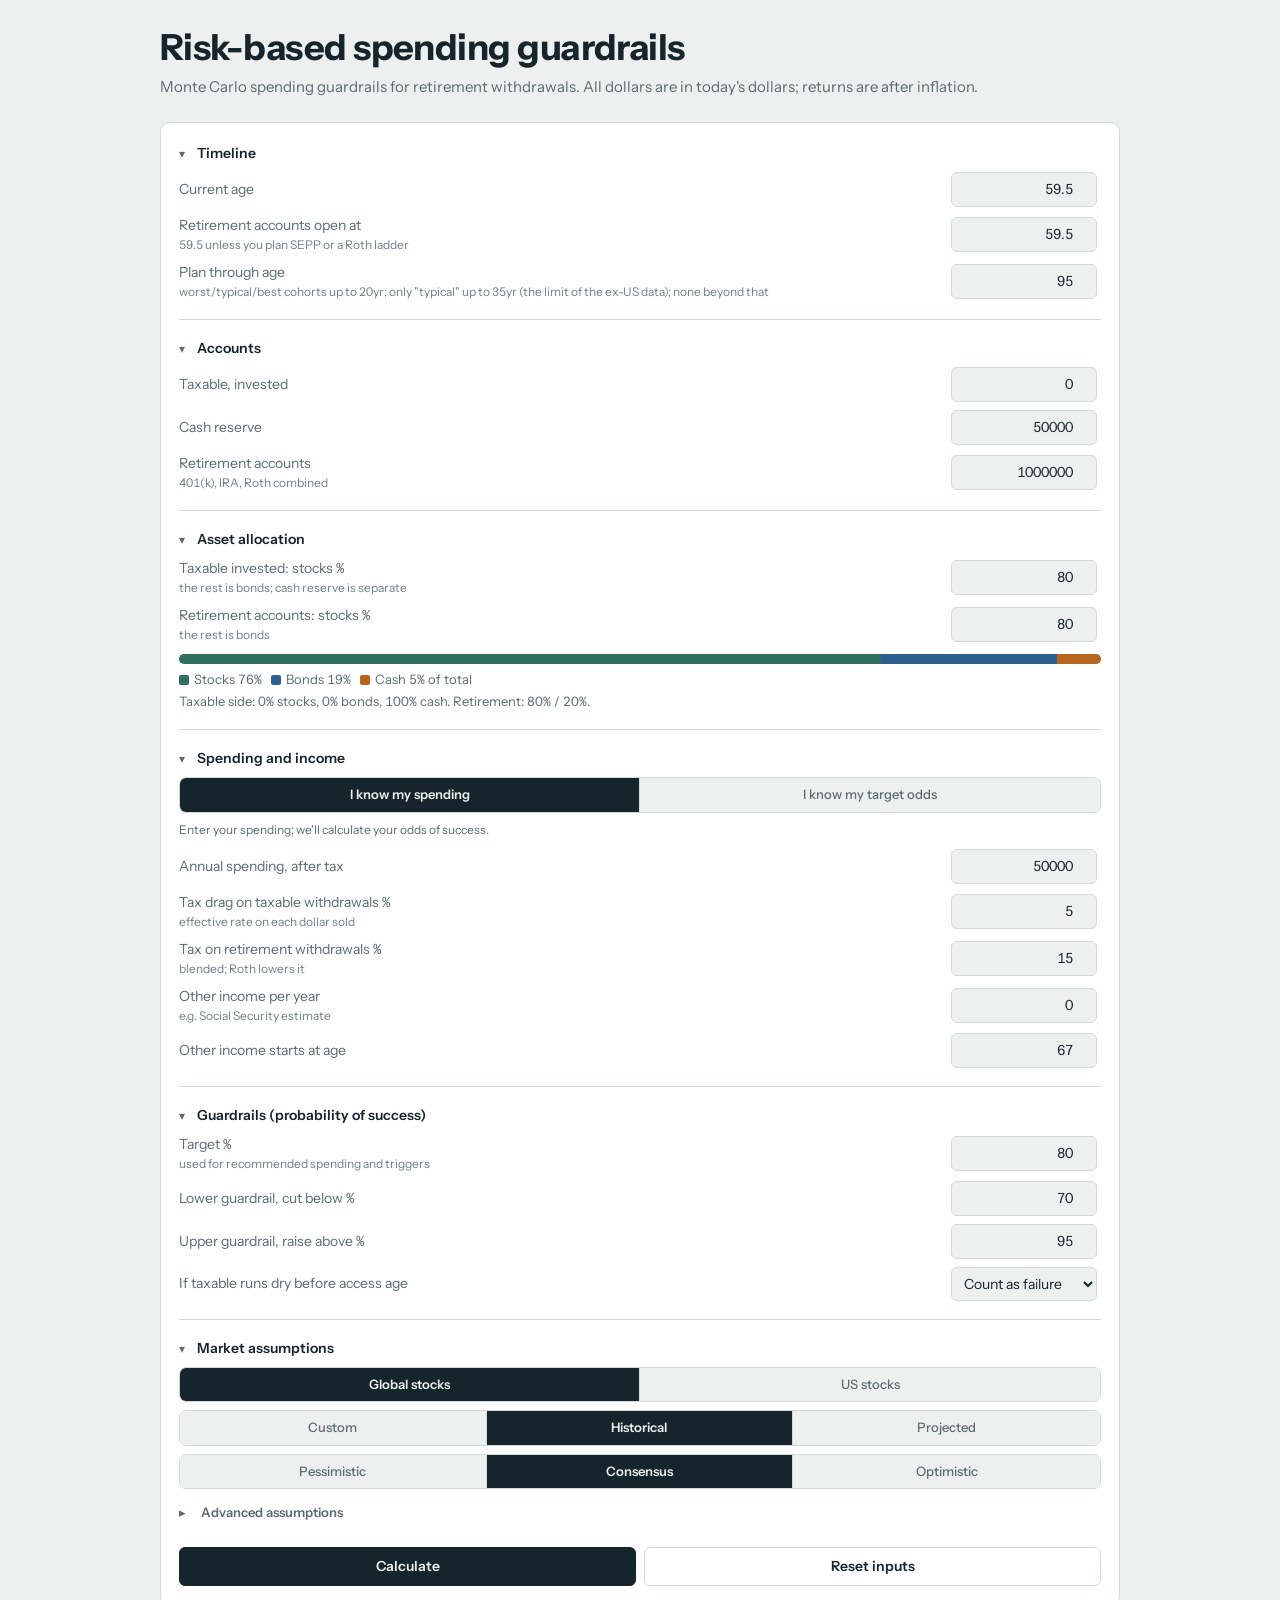
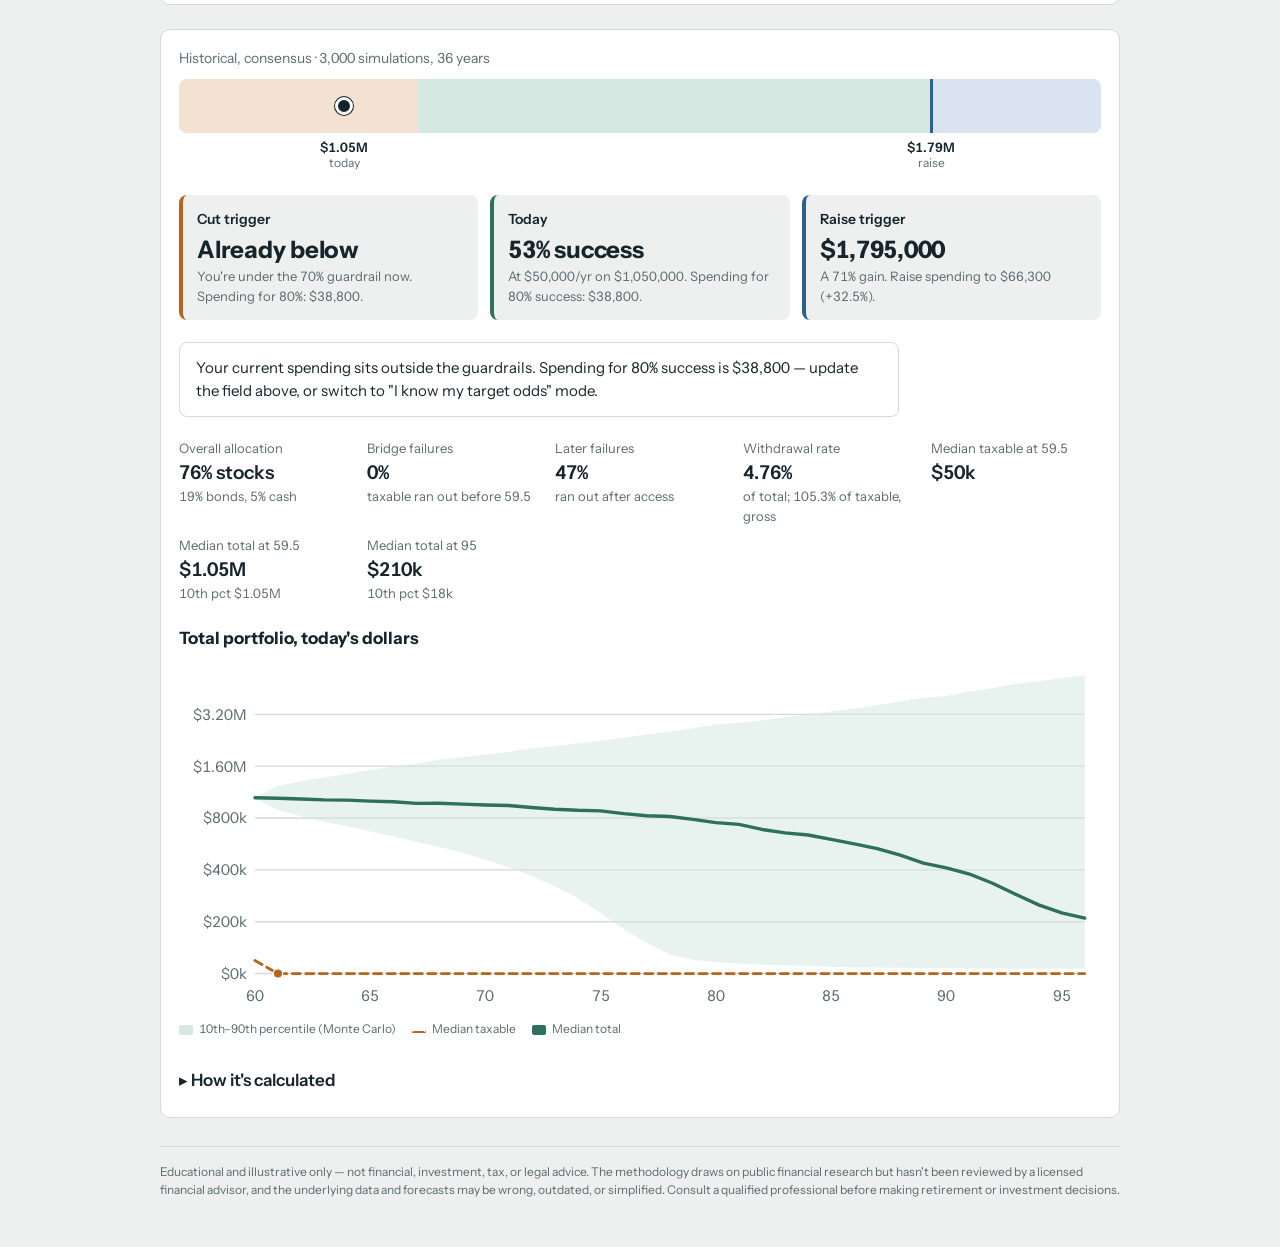
<file: index.html>
<!DOCTYPE html>
<html lang="en">
<head>
<meta charset="utf-8">
<meta name="viewport" content="width=device-width, initial-scale=1, viewport-fit=cover">
<title>Risk-based guardrails calculator</title>
<link rel="icon" href="favicon.svg" type="image/svg+xml">
<link rel="preconnect" href="https://fonts.googleapis.com">
<link rel="preconnect" href="https://fonts.gstatic.com" crossorigin>
<link href="https://fonts.googleapis.com/css2?family=Instrument+Sans:wght@400;500;600;700&display=swap" rel="stylesheet">
<link rel="stylesheet" href="css/styles.css">
</head>
<body>
<div class="wrap">
<header>
  <h1>Risk-based spending guardrails</h1>
  <p>Monte Carlo spending guardrails for retirement withdrawals. All dollars are in today's dollars; returns are after inflation.</p>
</header>

<div class="grid">
<form class="panel" id="f" onsubmit="return false">
  <details class="io-section" open id="secTimeline">
    <summary><span class="sec-title">Timeline</span><span class="sec-sum" id="timelineSummary"></span></summary>
    <div class="row"><label for="age">Current age</label><input id="age" type="number" step="0.5" min="18" max="125" value="59.5"></div>
    <div class="row"><label for="access">Retirement accounts open at<span class="hint">59.5 unless you plan SEPP or a Roth ladder</span></label><input id="access" type="number" step="0.5" min="18" max="125" value="59.5"></div>
    <div class="row"><label for="endAge">Plan through age<span class="hint" id="endAgeHint"></span></label><input id="endAge" type="number" step="1" min="19" max="125" value="95"></div>
  </details>
  <details class="io-section" open id="secAccounts">
    <summary><span class="sec-title">Accounts</span><span class="sec-sum" id="accountsSummary"></span></summary>
    <div class="row"><label for="tax">Taxable, invested</label><input id="tax" type="number" step="10000" value="0"></div>
    <div class="row"><label for="cash">Cash reserve</label><input id="cash" type="number" step="5000" value="50000"></div>
    <div class="row"><label for="ret">Retirement accounts<span class="hint">401(k), IRA, Roth combined</span></label><input id="ret" type="number" step="10000" value="1000000"></div>
  </details>
  <details class="io-section" open id="secAlloc">
    <summary><span class="sec-title">Asset allocation</span></summary>
    <div class="row"><label for="tStock">Taxable invested: stocks %<span class="hint">the rest is bonds; cash reserve is separate</span></label><input id="tStock" type="number" step="5" min="0" max="100" value="80"></div>
    <div class="row"><label for="rStock">Retirement accounts: stocks %<span class="hint">the rest is bonds</span></label><input id="rStock" type="number" step="5" min="0" max="100" value="80"></div>
    <div class="mix" id="mix" aria-live="polite"></div>
  </details>
  <details class="io-section" open id="secSpend">
    <summary><span class="sec-title">Spending and income</span></summary>
    <div class="seg two" id="modeSeg" role="group" aria-label="What to solve for">
      <button type="button" data-v="spend">I know my spending</button><button type="button" data-v="odds">I know my target odds</button>
    </div>
    <input type="hidden" id="mode" value="spend">
    <p class="srcnote" id="modeNote"></p>
    <div class="row"><label for="spend" id="spendLabel">Annual spending, after tax</label><input id="spend" type="number" step="1000" value="50000"></div>
    <div class="row"><label for="tt">Tax drag on taxable withdrawals %<span class="hint">effective rate on each dollar sold</span></label><input id="tt" type="number" step="1" value="5"></div>
    <div class="row"><label for="tr">Tax on retirement withdrawals %<span class="hint">blended; Roth lowers it</span></label><input id="tr" type="number" step="1" value="15"></div>
    <div class="row"><label for="inc">Other income per year<span class="hint">e.g. Social Security estimate</span></label><input id="inc" type="number" step="1000" value="0"></div>
    <div class="row"><label for="incAge">Other income starts at age</label><input id="incAge" type="number" step="1" value="67"></div>
  </details>
  <details class="io-section" open id="secGuardrails">
    <summary><span class="sec-title">Guardrails (probability of success)</span></summary>
    <div class="row"><label for="gT">Target %<span class="hint" id="gTHint"></span></label><input id="gT" type="number" step="1" value="80"></div>
    <div class="row"><label for="gL">Lower guardrail, cut below %</label><input id="gL" type="number" step="1" value="70"></div>
    <div class="row"><label for="gU">Upper guardrail, raise above %</label><input id="gU" type="number" step="1" value="95"></div>
    <div class="row"><label for="short">If taxable runs dry before access age</label>
      <select id="short"><option value="fail">Count as failure</option><option value="penalty">Tap retirement with 10% penalty</option></select></div>
  </details>
  <details class="io-section" open id="secMarket">
    <summary><span class="sec-title">Market assumptions</span></summary>
    <div class="seg two" id="eqSeg" role="group" aria-label="Stock market">
      <button type="button" data-v="global">Global stocks</button><button type="button" data-v="us">US stocks</button>
    </div>
    <input type="hidden" id="eq" value="global">
    <div class="seg" id="srcSeg" role="group" aria-label="Return source">
      <button type="button" data-v="custom">Custom</button><button type="button" data-v="hist">Historical</button><button type="button" data-v="proj">Projected</button>
    </div>
    <div class="seg" id="lvlSeg" role="group" aria-label="Scenario">
      <button type="button" data-v="pess">Pessimistic</button><button type="button" data-v="cons">Consensus</button><button type="button" data-v="opt">Optimistic</button>
    </div>
    <details class="advanced" id="advDetails">
      <summary>Advanced assumptions</summary>
      <div class="row" id="usWRow"><label for="usW">US share of global stocks %<span class="hint">a total world index is about 63%</span></label><input id="usW" type="number" step="1" min="0" max="100" value="60"></div>
      <div class="row" id="hzRow"><label for="hz">Apply forecasts for<span class="hint">forecasts cover 10–15 years</span></label>
        <select id="hz"><option value="all">Every year</option><option value="10">10 years, then historical</option></select></div>
      <p class="srcnote" id="srcNote"></p>
      <div class="row"><label for="sm">Stocks, mean real return %<span class="hint" id="smG"></span></label><input id="sm" class="ret" type="number" step="0.05" value="5"></div>
      <div class="row"><label for="ss">Stocks, volatility %</label><input id="ss" class="ret" type="number" step="0.5" value="17"></div>
      <div class="row"><label for="bm">Bonds, mean real return %<span class="hint" id="bmG"></span></label><input id="bm" class="ret" type="number" step="0.05" value="1.75"></div>
      <div class="row"><label for="bs">Bonds, volatility %</label><input id="bs" class="ret" type="number" step="0.5" value="6"></div>
      <div class="row"><label for="cm">Cash, mean real return %</label><input id="cm" class="ret" type="number" step="0.05" value="0.5"></div>
      <div class="row"><label for="cs">Cash, volatility %</label><input id="cs" class="ret" type="number" step="0.25" value="1"></div>
      <div class="row"><label for="rho">Stock/bond correlation</label><input id="rho" class="ret" type="number" step="0.05" min="-1" max="1" value="0.1"></div>
      <div class="row"><label for="sims">Simulations</label><input id="sims" type="number" step="500" min="500" max="10000" value="3000"></div>
      <div class="row"><label for="seed">Random seed</label><input id="seed" type="number" step="1" value="42"></div>
    </details>
    <input type="hidden" id="src" value="hist"><input type="hidden" id="lvl" value="cons">
  </details>
  <div class="btns">
    <button type="button" id="run">Calculate</button>
    <button type="button" id="reset" class="secondary">Reset inputs</button>
  </div>
</form>

<main class="panel" id="out" aria-live="polite">
  <div class="status" id="status">Calculating…</div>
  <div id="results" hidden>
    <div class="road" aria-hidden="true">
      <div class="road-track" id="track"></div>
      <div class="road-labels" id="roadLabels"></div>
    </div>
    <div class="cards">
      <div class="card cut"><h3>Cut trigger</h3><div class="big" id="cTrig">–</div><p id="cText"></p></div>
      <div class="card safe"><h3>Today</h3><div class="big" id="nowSucc">–</div><p id="nowText"></p></div>
      <div class="card raise"><h3>Raise trigger</h3><div class="big" id="uTrig">–</div><p id="uText"></p></div>
    </div>
    <p class="rule" id="rule"></p>
    <div class="stats" id="stats"></div>

    <h2>Total portfolio, today's dollars</h2>
    <div class="chart-wrap"><svg id="chart" viewBox="0 0 680 260" role="img" aria-label="Portfolio projection percentiles"></svg></div>
    <div class="legend" id="legend"></div>
    <details class="section" style="margin-top:22px">
      <summary>How it's calculated</summary>
      <ul class="notes">
        <li>Each simulation draws yearly real returns from lognormal distributions. The same random draws are reused for every search and every scenario, so differences between settings come from the assumptions, not from luck.</li>
        <li><b>Historical</b> uses Aswath Damodaran's annual US data, 1928–2025 (S&amp;P 500 with dividends, 10-year Treasuries, 3-month T-bills), deflated by CPI; for Global stocks, the equity leg is blended with real developed ex-US data (see below). Windows are sized to your plan length and overlap across the full available span — clamped to 10–75 years for US stocks, but only 10–20 years for Global stocks, since the ex-US data is much shorter. Pessimistic and optimistic are the worst and best windows for <i>your</i> overall stock/bond/cash mix; consensus averages the mean, volatility and correlation across all windows of that length. Each window's mean and volatility then drive the simulation, so the order of good and bad years is randomized rather than replayed.</li>
        <li><b>Projected</b> uses published 10-year (J.P. Morgan: 10–15 year) nominal forecasts for US large caps and US aggregate bonds, converted to real with a 2.4% inflation assumption (Schwab, the same report used for cash). Stocks: Research Affiliates 3.1%, Vanguard 4.5% (midpoint of 4–5%), Verus 5.4%, Schwab 5.9%, J.P. Morgan 6.7%. Bonds: Vanguard 4.3% (midpoint), Research Affiliates 4.7%, Schwab 4.8%, J.P. Morgan 4.8%. Cash: Schwab 3.3%. Pessimistic, consensus and optimistic are the lowest, average and highest. Volatility is set to 16.5% for stocks and 6% for bonds.</li>
        <li><b>Global stocks</b> (the default) blend each firm's US and international forecasts at your US weight for Projected scenarios, with international split 75% developed and 25% emerging (J.P. Morgan publishes a global figure directly; Verus is left out, no international figure available). For Historical scenarios, the equity leg instead blends real US returns with real developed-ex-US market returns at that same US weight — Fama/French Developed ex US market factor (Kenneth French Data Library, Dartmouth; MSCI-sourced 1991–2006, Bloomberg 2007–present). That data only reaches back to 1991, which limits how far Global-stocks historical scenarios can see; see the next note.</li>
        <li>The dotted/dashed lines are a check on sequence-of-returns risk: unlike the Monte Carlo band, they don't reshuffle years. Each one replays the literal chronological real-return sequence for every possible historical start year of your exact plan length, run through the same spending and tax rules, so a crash that actually happened early in a given period stays early. Each cohort shown gets two lines — a dotted <i>taxable</i> line and a dashed <i>retirement</i> line — since before your accounts open (and preferentially even after), spending draws down taxable first, so one combined line would hide which bucket is actually doing the work. Worst/typical/best cohorts are shown up to 75 years (US stocks) or 20 years (Global stocks); beyond that only "typical" (median-ending) is shown, since too few distinct periods remain for an extreme pick to mean much; beyond 98 years (US, 1928–2025) or 35 years (Global, 1991–2025) there's no period long enough to replay at all, and no cohort lines appear. <b>Because the ex-US data starts in 1991, Global-stocks cohorts can never include the Great Depression, WWII, or any other pre-1991 crash</b> — only US stocks scenarios see those. "Developed ex-US" also excludes emerging markets, roughly 10% of global market cap today.</li>
        <li>A small dot marks where any line's <b>taxable or accessible spending money runs out</b> — the point a simulation or cohort actually fails. Lines don't drop to $0 and stay there otherwise: if taxable/bridge funds run dry while retirement money is still off-limits (or a later failure leaves one bucket at zero), that bucket's line goes to $0 and stops, but the other bucket keeps compounding on its own, since that money didn't actually disappear — it's just not what failed. The percentile band doesn't get a marker, since it's a range across thousands of simulations, not a single path.</li>
        <li>Click any legend label to show or hide that line — useful once several cohort lines are on screen at once. Hidden lines dim in the legend; the chart's scale doesn't change when you hide something, so the remaining lines stay comparable.</li>
        <li>The chart's vertical axis is scaled so each doubling in value (e.g. $50k → $100k → $200k) gets the same amount of space, rather than each equal dollar amount. Otherwise a 90th-percentile outcome in the tens of millions would squash the median and taxable lines into a few pixels at the bottom.</li>
        <li>Success means spending is funded every year through the plan age. Before the access age, only taxable and cash can pay the bills. Withdrawals draw the cash reserve first; each year the reserve is then reset to the same multiple of annual spending you started with (e.g. $100k cash on $50k spending = 2 years), refilled from or trimmed into the invested taxable assets, so it does not grow with the portfolio. Withdrawals are grossed up by the tax rates you enter.</li>
        <li>Triggers scale all balances together, which approximates a market move. Spending stays constant in real terms inside each simulation, as in the Kitces/Income Lab method. Re-run after any adjustment and at least once a year.</li>
      </ul>
    </details>
  </div>
</main>
</div>
<footer>
  <p>Educational and illustrative only — not financial, investment, tax, or legal advice. The methodology draws on public financial research but hasn't been reviewed by a licensed financial advisor, and the underlying data and forecasts may be wrong, outdated, or simplified. Consult a qualified professional before making retirement or investment decisions.</p>
</footer>
</div>
<script type="module" src="js/main.js"></script>
</body>
</html>
</file>
<file: css/styles.css>
:root{
  --bg:#EDF0EE; --surface:#FFFFFF; --ink:#16242B; --muted:#5B6B70; --line:#D3DAD7;
  --safe:#2E6F5E; --safe-soft:#D6E8E2; --cut:#B5651D; --cut-soft:#F3E2D1; --raise:#2F5F8F; --raise-soft:#D9E4F0;
  --focus:#2F5F8F;
  box-sizing:border-box;
  padding-top:env(safe-area-inset-top,0px);
  padding-bottom:env(safe-area-inset-bottom,0px);
}
@media (prefers-color-scheme:dark){
  :root:not([data-theme="light"]){
    --bg:#111A1D; --surface:#182226; --ink:#E4EBE9; --muted:#95A5A8; --line:#2D3B3F;
    --safe:#5FB39B; --safe-soft:#1D3530; --cut:#E09A56; --cut-soft:#3A2A1B; --raise:#7EA9D8; --raise-soft:#1D2C3C; --focus:#7EA9D8;
  }
}
:root[data-theme="dark"]{
  --bg:#111A1D; --surface:#182226; --ink:#E4EBE9; --muted:#95A5A8; --line:#2D3B3F;
  --safe:#5FB39B; --safe-soft:#1D3530; --cut:#E09A56; --cut-soft:#3A2A1B; --raise:#7EA9D8; --raise-soft:#1D2C3C; --focus:#7EA9D8;
}
*,*::before,*::after{box-sizing:inherit}
html{scroll-padding-top:env(safe-area-inset-top,0px)}
body{margin:0;background:var(--bg);color:var(--ink);
  font-family:"Instrument Sans",system-ui,-apple-system,"Segoe UI",Roboto,sans-serif;
  font-size:15px;line-height:1.5;font-variant-numeric:tabular-nums;-webkit-font-smoothing:antialiased}
.wrap{max-width:1240px;margin:0 auto;padding:28px 20px 48px}
header{margin:0 auto 24px;max-width:960px}
h1{font-size:clamp(26px,3.4vw,36px);line-height:1.1;margin:0 0 8px;font-weight:700;letter-spacing:-0.015em}
header p{margin:0;color:var(--muted)}
footer{margin:28px auto 0;max-width:960px;padding-top:16px;border-top:1px solid var(--line)}
footer p{margin:0;font-size:12px;color:var(--muted)}
.grid{display:flex;flex-direction:column;gap:24px;max-width:960px;margin:0 auto}
.panel{background:var(--surface);border:1px solid var(--line);border-radius:10px;padding:18px;min-width:0}
details.io-section{margin:0 0 18px}
details.io-section+details.io-section{border-top:1px solid var(--line);padding-top:16px}
details.io-section summary{cursor:pointer;list-style:none;padding:2px 0 8px;display:flex;align-items:baseline;gap:10px}
details.io-section summary::-webkit-details-marker{display:none}
details.io-section .sec-title{font-weight:600;font-size:14px;display:flex;align-items:baseline;gap:8px;white-space:nowrap}
details.io-section .sec-title::before{content:"▾";display:inline-block;width:10px;font-size:12px;color:var(--muted)}
details.io-section:not([open]) .sec-title::before{content:"▸"}
details.io-section .sec-sum{flex:1;min-width:0;overflow:hidden;text-overflow:ellipsis;white-space:nowrap;font-size:13px;font-weight:400;color:var(--muted)}
details.io-section[open] .sec-sum{display:none}
.row{display:grid;grid-template-columns:1fr 128px;gap:10px;align-items:center;margin-bottom:8px;max-width:900px}
.row label{font-size:14px;color:var(--muted)}
.row .hint{display:block;font-size:12px;color:var(--muted);opacity:.85}
input,select{width:100%;font:inherit;font-size:14px;color:var(--ink);background:var(--bg);
  border:1px solid var(--line);border-radius:6px;padding:6px 8px;text-align:right}
select{text-align:left}
input:focus-visible,select:focus-visible,button:focus-visible{outline:2px solid var(--focus);outline-offset:2px}
.seg{display:grid;grid-template-columns:repeat(3,1fr);border:1px solid var(--line);border-radius:7px;overflow:hidden;margin-bottom:8px;max-width:920px}
.seg button{border:0;border-right:1px solid var(--line);border-radius:0;background:var(--bg);color:var(--muted);font-weight:500;padding:7px 4px;font-size:13px}
.seg button:last-child{border-right:0}
.seg.two{grid-template-columns:repeat(2,1fr)}
.seg button[aria-pressed="true"]{background:var(--ink);color:var(--bg);font-weight:600}
.srcnote{font-size:12px;color:var(--muted);margin:2px 0 10px;min-height:18px}
details.advanced{margin-bottom:8px}
details.advanced summary,details.section summary{cursor:pointer;padding:6px 0;list-style:none}
details.advanced summary::-webkit-details-marker,details.section summary::-webkit-details-marker{display:none}
details.advanced summary::before,details.section summary::before{content:"▸";display:inline-block;width:12px;transition:transform .15s ease}
details.advanced[open] summary::before,details.section[open] summary::before{transform:rotate(90deg)}
details.advanced summary{font-size:13px;font-weight:600;color:var(--muted)}
details.advanced summary:hover{color:var(--ink)}
details.advanced .row:first-of-type{margin-top:10px}
details.section summary{font-size:17px;font-weight:600;color:var(--ink)}
details.section .notes{margin-top:10px}
.btns{display:grid;grid-template-columns:1fr 1fr;gap:8px}
button{font:inherit;font-size:14px;font-weight:600;border-radius:6px;padding:8px 14px;cursor:pointer;border:1px solid var(--ink);background:var(--ink);color:var(--bg)}
button.secondary{background:transparent;color:var(--ink);border-color:var(--line)}
button:disabled{opacity:.5;cursor:wait}
input:disabled{opacity:.6;background:var(--line);cursor:not-allowed}
.mix{margin-top:10px;font-size:13px;color:var(--muted)}
.mixbar{display:flex;height:10px;border-radius:5px;overflow:hidden;margin:6px 0;background:var(--line)}
.mixbar span{height:100%}
.mix .k{display:inline-block;width:10px;height:10px;border-radius:2px;margin-right:5px;vertical-align:-1px}
.mix p{margin:2px 0}

.status{font-size:14px;color:var(--muted);min-height:21px;margin-bottom:10px}
.road{margin:6px 0 22px}
.road-track{position:relative;height:54px;border-radius:8px;overflow:hidden;display:flex}
.zone{height:100%}
.zone.cut{background:var(--cut-soft)} .zone.safe{background:var(--safe-soft)} .zone.raise{background:var(--raise-soft)}
.rail{position:absolute;top:0;bottom:0;width:3px;margin-left:-1.5px}
.rail.cut{background:var(--cut)} .rail.raise{background:var(--raise)}
.you{position:absolute;top:50%;width:18px;height:18px;margin:-9px 0 0 -9px;border-radius:50%;background:var(--ink);border:3px solid var(--surface);box-shadow:0 0 0 1px var(--ink)}
.road-labels{position:relative;height:40px;font-size:12px;color:var(--muted)}
.road-labels span{position:absolute;transform:translateX(-50%);white-space:nowrap;top:6px;text-align:center;line-height:1.3}
.road-labels b{display:block;color:var(--ink);font-weight:600;font-size:13px}
.cards{display:grid;grid-template-columns:repeat(3,1fr);gap:12px;margin-bottom:22px}
@media (max-width:620px){.cards{grid-template-columns:1fr}}
.card{border-radius:8px;padding:14px;border-left:4px solid var(--line);background:var(--bg)}
.card.cut{border-color:var(--cut)} .card.safe{border-color:var(--safe)} .card.raise{border-color:var(--raise)}
.card h3{margin:0 0 6px;font-size:14px;font-weight:600}
.card .big{font-size:24px;font-weight:700;line-height:1.15;letter-spacing:-0.01em}
.card p{margin:4px 0 0;font-size:13px;color:var(--muted)}
.rule{font-size:15px;max-width:72ch;margin:0 0 22px;padding:14px 16px;border:1px solid var(--line);border-radius:8px}
.stats{display:grid;grid-template-columns:repeat(auto-fit,minmax(150px,1fr));gap:10px 18px;margin:0 0 22px}
.stats div{font-size:13px;color:var(--muted)}
.stats b{display:block;font-size:19px;color:var(--ink);font-weight:600}
h2{font-size:17px;margin:0 0 8px}
.chart-wrap{overflow-x:auto}
svg{display:block;max-width:100%}
.legend{display:flex;gap:6px 16px;flex-wrap:wrap;font-size:12px;color:var(--muted);margin-top:6px}
.legend i{display:inline-block;width:14px;height:10px;margin-right:6px;vertical-align:middle;border-radius:2px}
.legend i.dotted{background:none;height:0;margin-top:5px;border-top:2px dotted currentColor}
.legend i.dashed{background:none;height:0;margin-top:5px;border-top:2px dashed currentColor}
.legend-item{border:0;background:none;padding:2px 0;font:inherit;color:inherit;cursor:pointer;transition:opacity .15s ease}
.legend-item:hover{color:var(--ink)}
.notes{font-size:13px;color:var(--muted);max-width:75ch}
.notes li{margin-bottom:6px}
.warn{color:var(--cut);font-weight:600}
@media (prefers-reduced-motion:no-preference){.you{transition:left .4s ease}}
</file>
